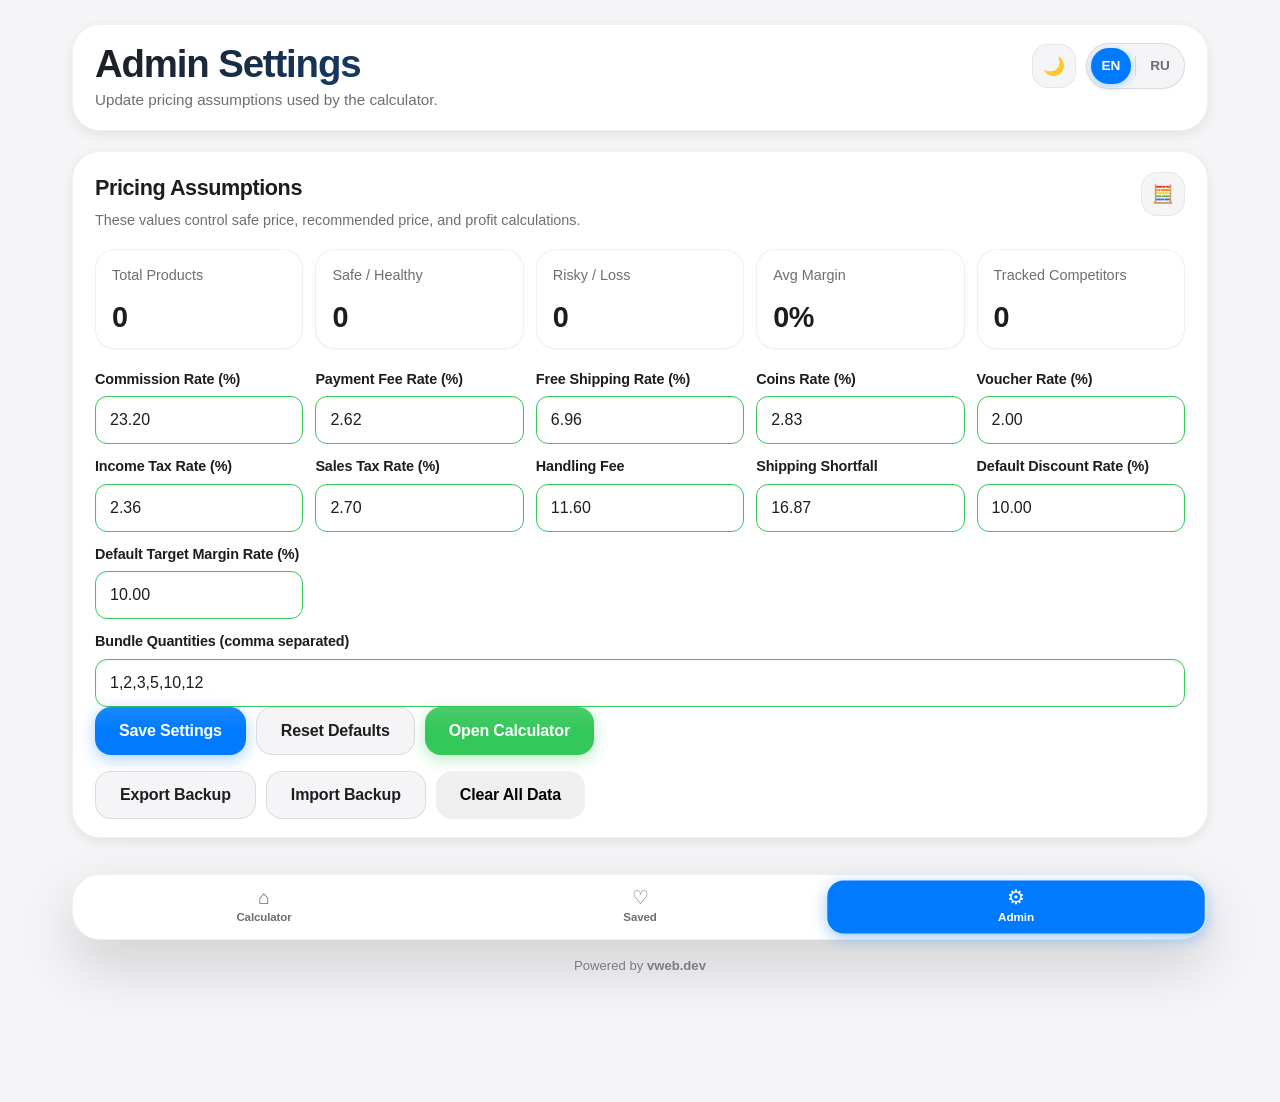
<file: admin.html>
<!DOCTYPE html>
<html lang="en" data-lang="en">
<head>
  <meta charset="UTF-8" />
  <meta name="viewport" content="width=device-width, initial-scale=1.0, maximum-scale=1.0, user-scalable=no" />
  <title>Daraz Listing Calculator Pro - Admin</title>
  <link rel="stylesheet" href="assets/css/app.css" />
</head>
<body>
  <div class="app-shell">
    <header class="topbar glass">
      <div class="topbar__left">
        <div class="brand-block">
          <h1 class="app-title">Admin Settings</h1>
          <p class="app-subtitle">
            Update pricing assumptions used by the calculator.
          </p>
        </div>
      </div>

      <div class="topbar__right">
        <button class="icon-btn" id="themeToggle" type="button" aria-label="Toggle theme" title="Switch theme">
          <span>🌙</span>
        </button>
        <button class="lang-toggle" id="langToggle" type="button" aria-label="Toggle language">
          <span class="lang-toggle__item lang-toggle__item--active">EN</span>
          <span class="lang-toggle__divider"></span>
          <span class="lang-toggle__item">RU</span>
        </button>
      </div>
    </header>

    <main class="main-content">
        <!-- ADMIN PANEL -->
      <section class="panel glass" id="adminSettingsPanel">
        <div class="panel__header">
          <div>
            <h2 class="panel__title">Pricing Assumptions</h2>
            <p class="panel__subtitle">
              These values control safe price, recommended price, and profit calculations.
            </p>
          </div>

          <div class="header-actions">
            <button class="icon-btn" type="button" id="toggleCalculationDetailsBtn" aria-label="Toggle calculation details" title="Show calculation breakdown">
              <span>🧮</span>
            </button>
          </div>
        </div>

        <div class="panel__body">
          <div class="admin-analytics-grid">
            <article class="metric-card glass-soft">
              <span class="metric-card__label">Total Products</span>
              <strong class="metric-card__value" id="adminTotalProducts">0</strong>
            </article>
            <article class="metric-card glass-soft">
              <span class="metric-card__label">Safe / Healthy</span>
              <strong class="metric-card__value" id="adminSafeProducts">0</strong>
            </article>
            <article class="metric-card glass-soft">
              <span class="metric-card__label">Risky / Loss</span>
              <strong class="metric-card__value" id="adminRiskyProducts">0</strong>
            </article>
            <article class="metric-card glass-soft">
              <span class="metric-card__label">Avg Margin</span>
              <strong class="metric-card__value" id="adminAverageMargin">0%</strong>
            </article>
            <article class="metric-card glass-soft">
              <span class="metric-card__label">Tracked Competitors</span>
              <strong class="metric-card__value" id="adminTotalCompetitors">0</strong>
            </article>
          </div>
          <div class="form-grid form-grid--main">
            <div class="field">
              <label for="commissionRateInput">Commission Rate (%)</label>
              <input id="commissionRateInput" type="number" inputmode="decimal" step="0.01" value="23.20" />
            </div>

            <div class="field">
              <label for="paymentFeeRateInput">Payment Fee Rate (%)</label>
              <input id="paymentFeeRateInput" type="number" inputmode="decimal" step="0.01" value="2.62" />
            </div>

            <div class="field">
              <label for="freeShippingRateInput">Free Shipping Rate (%)</label>
              <input id="freeShippingRateInput" type="number" inputmode="decimal" step="0.01" value="6.96" />
            </div>

            <div class="field">
              <label for="coinsRateInput">Coins Rate (%)</label>
              <input id="coinsRateInput" type="number" inputmode="decimal" step="0.01" value="2.83" />
            </div>

            <div class="field">
              <label for="voucherRateInput">Voucher Rate (%)</label>
              <input id="voucherRateInput" type="number" inputmode="decimal" step="0.01" value="2.00" />
            </div>

            <div class="field">
              <label for="incomeTaxRateInput">Income Tax Rate (%)</label>
              <input id="incomeTaxRateInput" type="number" inputmode="decimal" step="0.01" value="2.36" />
            </div>

            <div class="field">
              <label for="salesTaxRateInput">Sales Tax Rate (%)</label>
              <input id="salesTaxRateInput" type="number" inputmode="decimal" step="0.01" value="2.70" />
            </div>

            <div class="field">
              <label for="handlingFeeInput">Handling Fee</label>
              <input id="handlingFeeInput" type="number" inputmode="decimal" step="0.01" value="11.60" />
            </div>

            <div class="field">
              <label for="shippingShortfallInput">Shipping Shortfall</label>
              <input id="shippingShortfallInput" type="number" inputmode="decimal" step="0.01" value="16.87" />
            </div>

            <div class="field">
              <label for="defaultDiscountRateInput">Default Discount Rate (%)</label>
              <input id="defaultDiscountRateInput" type="number" inputmode="decimal" step="0.01" value="10.00" />
            </div>

            <div class="field">
              <label for="defaultTargetMarginRateInput">Default Target Margin Rate (%)</label>
              <input id="defaultTargetMarginRateInput" type="number" inputmode="decimal" step="0.01" value="10.00" />
            </div>

            <div class="field field--full">
              <label for="bundleQuantitiesInput">Bundle Quantities (comma separated)</label>
              <input
                id="bundleQuantitiesInput"
                type="text"
                placeholder="e.g. 1,2,3,5,10,12"
                value="1,2,3,5,10,12"
              />
            </div>
          </div>

          <div class="action-row">
            <button class="btn btn--primary" id="saveAdminSettingsBtn" type="button">Save Settings</button>
            <button class="btn btn--ghost" id="resetAdminSettingsBtn" type="button">Reset Defaults</button>
            <a href="index.html" class="btn btn--success">Open Calculator</a>
          </div>

          <div class="action-row" style="margin-top:16px; gap:10px; flex-wrap: wrap;">
            <button class="btn btn--ghost" id="adminExportBtn" type="button">Export Backup</button>
            <label class="btn btn--ghost" for="adminImportFileInput" title="Import full app backup">Import Backup</label>
            <input type="file" id="adminImportFileInput" accept=".json" style="display:none;" />
            <button class="btn btn--danger" id="adminClearDataBtn" type="button">Clear All Data</button>
          </div>
        </div>
      </section>

      <!-- CALCULATION DETAILS PANEL -->
      <section class="panel glass hidden" id="calculationDetailsPanel">
        <div class="panel__header">
          <div>
            <h2 class="panel__title">Backend Calculation Details</h2>
            <p class="panel__subtitle">
              Complete breakdown of all deductions, calculations, and profit analysis.
            </p>
          </div>

          <div class="header-actions">
            <button class="icon-btn" type="button" id="refreshCalculationDetailsBtn" aria-label="Refresh calculations" title="Refresh with current settings">
              <span>🔄</span>
            </button>
          </div>
        </div>

        <div class="panel__body">
          <!-- TEST CALCULATION INPUT -->
          <div class="calculation-test-section">
            <h3 class="calculation-section-title">Test Calculation</h3>
            <div class="form-grid form-grid--compact">
              <div class="field">
                <label for="testBuyingPriceInput">Buying Price</label>
                <input id="testBuyingPriceInput" type="number" inputmode="decimal" value="10" />
              </div>
              <div class="field">
                <label for="testPackagingCostInput">Packaging Cost</label>
                <input id="testPackagingCostInput" type="number" inputmode="decimal" value="0" />
              </div>
              <div class="field">
                <label for="testSellingPriceInput">Selling Price</label>
                <input id="testSellingPriceInput" type="number" inputmode="decimal" value="35" />
              </div>
            </div>
          </div>

          <!-- VARIABLE RATE BREAKDOWN -->
          <div class="calculation-breakdown-section">
            <h3 class="calculation-section-title">Variable Rate Breakdown</h3>
            <div class="calculation-breakdown-grid">
              <div class="calculation-item">
                <span class="calculation-label">Commission Rate</span>
                <span class="calculation-value" id="calcCommissionRate">23.20%</span>
              </div>
              <div class="calculation-item">
                <span class="calculation-label">Payment Fee Rate</span>
                <span class="calculation-value" id="calcPaymentFeeRate">2.62%</span>
              </div>
              <div class="calculation-item">
                <span class="calculation-label">Free Shipping Rate</span>
                <span class="calculation-value" id="calcFreeShippingRate">6.96%</span>
              </div>
              <div class="calculation-item">
                <span class="calculation-label">Coins Rate</span>
                <span class="calculation-value" id="calcCoinsRate">2.83%</span>
              </div>
              <div class="calculation-item">
                <span class="calculation-label">Voucher Rate</span>
                <span class="calculation-value" id="calcVoucherRate">2.00%</span>
              </div>
              <div class="calculation-item">
                <span class="calculation-label">Income Tax Rate</span>
                <span class="calculation-value" id="calcIncomeTaxRate">2.36%</span>
              </div>
              <div class="calculation-item">
                <span class="calculation-label">Sales Tax Rate</span>
                <span class="calculation-value" id="calcSalesTaxRate">2.70%</span>
              </div>
              <div class="calculation-item calculation-item--total">
                <span class="calculation-label">Total Variable Rate</span>
                <span class="calculation-value" id="calcTotalVariableRate">42.67%</span>
              </div>
            </div>
          </div>

          <!-- FIXED COSTS BREAKDOWN -->
          <div class="calculation-breakdown-section">
            <h3 class="calculation-section-title">Fixed Costs Breakdown</h3>
            <div class="calculation-breakdown-grid">
              <div class="calculation-item">
                <span class="calculation-label">Handling Fee</span>
                <span class="calculation-value" id="calcHandlingFee">PKR 11.60</span>
              </div>
              <div class="calculation-item">
                <span class="calculation-label">Shipping Shortfall</span>
                <span class="calculation-value" id="calcShippingShortfall">PKR 16.87</span>
              </div>
              <div class="calculation-item">
                <span class="calculation-label">Packaging Cost</span>
                <span class="calculation-value" id="calcPackagingCost">PKR 0.00</span>
              </div>
              <div class="calculation-item calculation-item--total">
                <span class="calculation-label">Total Fixed Costs</span>
                <span class="calculation-value" id="calcTotalFixedCosts">PKR 28.47</span>
              </div>
            </div>
          </div>

          <!-- PRICE CALCULATIONS -->
          <div class="calculation-breakdown-section">
            <h3 class="calculation-section-title">Price Calculations</h3>
            <div class="calculation-breakdown-grid">
              <div class="calculation-item">
                <span class="calculation-label">Buying Price</span>
                <span class="calculation-value" id="calcBuyingPrice">PKR 10.00</span>
              </div>
              <div class="calculation-item">
                <span class="calculation-label">Minimum Price Formula</span>
                <span class="calculation-formula" id="calcMinimumFormula">(10.00 + 28.47) / (1 - 0.4267) = 67.47</span>
              </div>
              <div class="calculation-item">
                <span class="calculation-label">Minimum Price</span>
                <span class="calculation-value" id="calcMinimumPrice">PKR 67.47</span>
              </div>
              <div class="calculation-item">
                <span class="calculation-label">Recommended Price</span>
                <span class="calculation-value" id="calcRecommendedPrice">PKR 0.00</span>
              </div>
              <div class="calculation-item">
                <span class="calculation-label">10% Discount-Safe Price</span>
                <span class="calculation-value" id="calcDiscountSafePrice">PKR 74.97</span>
              </div>
            </div>
          </div>

          <!-- PROFIT ANALYSIS -->
          <div class="calculation-breakdown-section">
            <h3 class="calculation-section-title">Profit Analysis</h3>
            <div class="calculation-breakdown-grid">
              <div class="calculation-item">
                <span class="calculation-label">Selling Price</span>
                <span class="calculation-value" id="calcSellingPrice">PKR 35.00</span>
              </div>
              <div class="calculation-item">
                <span class="calculation-label">Variable Deductions (42.67%)</span>
                <span class="calculation-value" id="calcVariableDeductions">PKR 14.93</span>
              </div>
              <div class="calculation-item">
                <span class="calculation-label">Fixed Costs</span>
                <span class="calculation-value" id="calcFixedCosts">PKR 28.47</span>
              </div>
              <div class="calculation-item">
                <span class="calculation-label">Total Costs</span>
                <span class="calculation-value" id="calcTotalCosts">PKR 53.40</span>
              </div>
              <div class="calculation-item calculation-item--total">
                <span class="calculation-label">Profit/Loss</span>
                <span class="calculation-value" id="calcProfitLoss">PKR -18.40</span>
              </div>
              <div class="calculation-item">
                <span class="calculation-label">Margin %</span>
                <span class="calculation-value" id="calcMarginPercent">-52.57%</span>
              </div>
            </div>
          </div>

          <!-- BUNDLE ANALYSIS -->
          <div class="calculation-breakdown-section">
            <h3 class="calculation-section-title">Bundle Analysis</h3>
            <div class="bundle-analysis-grid" id="bundleAnalysisGrid">
              <!-- Bundle scenarios will be populated here -->
            </div>
          </div>
        </div>
      </section>
    </main>

    <nav class="bottom-nav glass" aria-label="Bottom Navigation">
      <a href="index.html" class="bottom-nav__item">
        <span class="bottom-nav__icon">⌂</span>
        <span class="bottom-nav__label">Calculator</span>
      </a>

      <a href="saved.html" class="bottom-nav__item">
        <span class="bottom-nav__icon">♡</span>
        <span class="bottom-nav__label">Saved</span>
      </a>

      <a href="admin.html" class="bottom-nav__item bottom-nav__item--active">
        <span class="bottom-nav__icon">⚙</span>
        <span class="bottom-nav__label">Admin</span>
      </a>
    </nav>

    <footer class="app-footer">
      Powered by <strong>vweb.dev</strong>
    </footer>
  </div>

    <script src="assets/js/core.min.js"></script>
  <script src="assets/js/admin-app.js"></script>
</body>
</html>
</file>
<file: assets/css/app.css>
/* ============================================
   DARAZ CALCULATOR PRO - ENHANCED UI/UX
   ============================================ */

:root {
  /* Apple-inspired vibrant color palette - Light */
  --bg-primary: #ffffff;
  --bg-secondary: #f5f5f7;
  --bg-tertiary: #e8e8ed;
  --bg-card: rgba(255, 255, 255, 0.95);
  --bg-glass: rgba(255, 255, 255, 0.8);
  --bg-gradient: linear-gradient(135deg, #667eea 0%, #764ba2 100%);

  /* Accent colors */
  --accent-blue: #007aff;
  --accent-green: #34c759;
  --accent-orange: #ff9500;
  --accent-red: #ff3b30;
  --accent-purple: #af52de;
  --accent-pink: #ff2d55;
  --accent-indigo: #5856d6;

  /* Text colors */
  --text-primary: #1d1d1f;
  --text-secondary: #6e6e73;
  --text-tertiary: #86868b;
  --text-inverse: #ffffff;

  /* UI variables */
  --border-light: rgba(0, 0, 0, 0.06);
  --border-medium: rgba(0, 0, 0, 0.1);
  --shadow-sm: 0 1px 2px rgba(0,0,0,0.04);
  --shadow-md: 0 4px 12px rgba(0,0,0,0.08);
  --shadow-lg: 0 12px 40px rgba(0,0,0,0.12);
  --shadow-xl: 0 24px 60px rgba(0,0,0,0.16);
  --shadow-glow: 0 0 30px rgba(0,122,255,0.2);
  --success: #34c759;
  --error: #ff3b30;
  --warning: #ff9500;
  --muted: #86868b;
  --muted-2: #a1a1a6;
  --line: rgba(0,0,0,0.08);
  --line-strong: rgba(0,0,0,0.12);

  /* Radius */
  --radius-sm: 8px;
  --radius-md: 12px;
  --radius-lg: 16px;
  --radius-xl: 20px;
  --radius-2xl: 28px;
  --radius-full: 9999px;

  /* Transitions */
  --transition-fast: 0.15s cubic-bezier(0.4, 0, 0.2, 1);
  --transition-normal: 0.25s cubic-bezier(0.4, 0, 0.2, 1);
  --transition-slow: 0.4s cubic-bezier(0.4, 0, 0.2, 1);

  --container: 480px;
  --nav-h: 80px;
}

/* Dark Mode */
[data-theme="dark"],
.dark {
  --bg-primary: #000000;
  --bg-secondary: #1c1c1e;
  --bg-tertiary: #2c2c2e;
  --bg-card: rgba(28, 28, 30, 0.95);
  --bg-glass: rgba(28, 28, 30, 0.8);
  --bg-gradient: linear-gradient(135deg, #1a1a2e 0%, #16213e 100%);
  --text-primary: #ffffff;
  --text-secondary: #98989d;
  --text-tertiary: #636366;
  --border-light: rgba(255, 255, 255, 0.06);
  --border-medium: rgba(255, 255, 255, 0.1);
  --shadow-sm: 0 1px 2px rgba(0,0,0,0.3);
  --shadow-md: 0 4px 12px rgba(0,0,0,0.4);
  --shadow-lg: 0 12px 40px rgba(0,0,0,0.5);
  --shadow-xl: 0 24px 60px rgba(0,0,0,0.6);
  --muted: #636366;
  --muted-2: #48484a;
  --line: rgba(255,255,255,0.08);
  --line-strong: rgba(255,255,255,0.12);
}

/* Base */
*,*::before,*::after{box-sizing:border-box;-webkit-tap-highlight-color:transparent}
html{scroll-behavior:smooth}
html,body{margin:0;padding:0}
body{min-height:100vh;font-family:-apple-system,BlinkMacSystemFont,"SF Pro Display","SF Pro Text","Helvetica Neue",Helvetica,Arial,sans-serif;color:var(--text-primary);background:var(--bg-secondary);line-height:1.5;-webkit-font-smoothing:antialiased;-moz-osx-font-smoothing:grayscale}
img{max-width:100%;display:block}
button,input,select,textarea{font:inherit}
button{cursor:pointer;border:none}
a{color:inherit;text-decoration:none}

/* App Shell */
.app-shell{width:100%;max-width:var(--container);margin:0 auto;padding:16px 14px calc(var(--nav-h) + 26px)}

/* Glass Effect */
.glass{background:var(--bg-card);border:1px solid var(--border-light);backdrop-filter:blur(20px);-webkit-backdrop-filter:blur(20px);box-shadow:var(--shadow-md);border-radius:var(--radius-xl)}
.glass-soft{background:var(--bg-primary);border:1px solid var(--border-light);box-shadow:var(--shadow-sm);border-radius:var(--radius-lg)}

/* Topbar */
.topbar{position:sticky;top:16px;z-index:40;border-radius:var(--radius-2xl);padding:20px;margin-bottom:20px;background:var(--bg-primary);border:1px solid var(--border-light);box-shadow:var(--shadow-md);backdrop-filter:blur(20px);-webkit-backdrop-filter:blur(20px);transition:var(--transition-normal)}
.topbar:hover{box-shadow:var(--shadow-lg)}
.topbar{display:flex;align-items:flex-start;justify-content:space-between;gap:18px}
.topbar__left{flex:1;min-width:0}
.topbar__right{display:flex;gap:10px;align-items:center}

/* Brand */
.brand-block{display:flex;flex-direction:column;gap:4px}
.app-title{margin:0;font-size:clamp(1.8rem,5vw,2.4rem);line-height:1.1;font-weight:700;letter-spacing:-0.03em;background:linear-gradient(135deg,var(--text-primary) 0%,var(--accent-blue) 100%);-webkit-background-clip:text;-webkit-text-fill-color:transparent;background-clip:text}
.app-subtitle{margin:0;color:var(--text-secondary);font-size:0.95rem;line-height:1.5;font-weight:400}

/* Language Toggle */
.lang-toggle{display:inline-flex;align-items:center;gap:4px;padding:4px;border-radius:var(--radius-full);border:1px solid var(--border-medium);background:var(--bg-secondary);color:var(--text-primary);box-shadow:var(--shadow-sm);transition:var(--transition-normal)}
.lang-toggle:hover{background:var(--bg-tertiary);border-color:var(--border-light);transform:scale(1.02)}
.lang-toggle__item{min-width:40px;height:36px;display:inline-flex;align-items:center;justify-content:center;border-radius:var(--radius-full);color:var(--text-secondary);font-weight:600;font-size:0.85rem;transition:var(--transition-fast)}
.lang-toggle__item--active{color:var(--text-inverse);background:var(--accent-blue);box-shadow:0 2px 8px rgba(0,122,255,0.3)}
.lang-toggle__divider{width:1px;height:20px;background:var(--border-medium)}

/* Icon Button */
.icon-btn{width:44px;height:44px;border-radius:var(--radius-lg);background:var(--bg-secondary);color:var(--text-secondary);border:1px solid var(--border-light);display:flex;align-items:center;justify-content:center;transition:var(--transition-fast);font-size:1.1rem}
.icon-btn:hover{background:var(--bg-tertiary);color:var(--text-primary);transform:scale(1.05)}
.icon-btn:active{transform:scale(0.95)}

/* Main Content */
.main-content{display:flex;flex-direction:column;gap:14px}

/* Panel */
.panel{border-radius:var(--radius-2xl);overflow:hidden;margin-bottom:14px;animation:fadeInUp 0.4s ease-out backwards}
.panel:nth-child(1){animation-delay:0s}
.panel:nth-child(2){animation-delay:0.1s}
.panel:nth-child(3){animation-delay:0.2s}
.panel:nth-child(4){animation-delay:0.3s}
.panel:nth-child(5){animation-delay:0.4s}

@keyframes fadeInUp{from{opacity:0;transform:translateY(20px)}to{opacity:1;transform:translateY(0)}}

.panel__header{display:flex;align-items:flex-start;justify-content:space-between;gap:12px;padding:20px 20px 0}
.panel__title{margin:0;font-size:1.35rem;font-weight:700;letter-spacing:-0.02em;color:var(--text-primary)}
.panel__subtitle{margin:6px 0 0;color:var(--text-secondary);font-size:0.9rem;line-height:1.4;font-weight:400}
.panel__body{padding:18px}

/* Welcome Banner */
.welcome-banner{margin-bottom:24px;border-radius:var(--radius-2xl);overflow:hidden;animation:slideDown 0.5s ease-out}
.welcome-banner__content{display:flex;align-items:center;gap:16px;padding:20px;background:linear-gradient(135deg,var(--accent-purple) 0%,var(--accent-blue) 100%);color:white}
.welcome-banner__icon{font-size:2rem;opacity:0.9}
.welcome-banner__text{flex:1}
.welcome-banner__text h3{margin:0 0 8px;font-size:1.15rem;font-weight:600}
.welcome-banner__text p{margin:0;font-size:0.9rem;line-height:1.5;opacity:0.9}
.welcome-banner__close{width:36px;height:36px;border:none;border-radius:var(--radius-md);background:rgba(255,255,255,0.2);color:white;font-size:1.2rem;cursor:pointer;transition:var(--transition-fast);display:flex;align-items:center;justify-content:center}
.welcome-banner__close:hover{background:rgba(255,255,255,0.3);transform:scale(1.1)}
@keyframes slideDown{from{opacity:0;transform:translateY(-20px)}to{opacity:1;transform:translateY(0)}}
.welcome-banner--hidden{display:none}

/* Hero Status */
.hero-status{background:linear-gradient(135deg,var(--accent-indigo) 0%,var(--accent-purple) 100%);border-color:rgba(255,255,255,0.15);color:white;padding:24px;border-radius:var(--radius-2xl);margin:0 0 16px;position:relative;overflow:hidden}
.hero-status::before{content:'';position:absolute;top:-50%;right:-50%;width:100%;height:200%;background:radial-gradient(circle,rgba(255,255,255,0.1) 0%,transparent 60%);pointer-events:none}
.hero-status__top{display:flex;align-items:center;justify-content:space-between;gap:12px;margin-bottom:16px}
.hero-status__label{margin:0;color:rgba(255,255,255,0.8);font-size:0.8rem;font-weight:600;letter-spacing:0.08em;text-transform:uppercase}
.hero-status__body{margin-bottom:16px}
.hero-status__metric{display:flex;flex-direction:column;gap:4px}
.hero-status__metric-label{color:rgba(255,255,255,0.9);font-size:0.95rem;font-weight:500}
.hero-status__metric-value{font-size:clamp(2.2rem,7vw,3rem);line-height:1;font-weight:800;color:white;letter-spacing:-0.02em;text-shadow:0 2px 10px rgba(0,0,0,0.2)}
.hero-status__recommendation{margin-bottom:14px;font-size:1rem;line-height:1.4;color:white;font-weight:600}
.hero-status__why{border-top:1px solid rgba(255,255,255,0.2);padding-top:14px}
.why-list{margin:0;padding-left:18px;color:rgba(255,255,255,0.9);font-size:0.9rem;line-height:1.6}

/* Badge */
.badge{display:inline-flex;align-items:center;justify-content:center;min-height:30px;padding:6px 12px;border-radius:var(--radius-md);font-size:0.8rem;font-weight:600;border:1px solid transparent;white-space:nowrap;transition:var(--transition-fast)}
.badge--neutral{background:var(--bg-tertiary);color:var(--text-secondary);border-color:var(--border-medium)}
.badge--success{background:rgba(52,199,89,0.15);color:var(--success);border-color:rgba(52,199,89,0.25)}
.badge--warning{background:rgba(255,149,0,0.15);color:var(--warning);border-color:rgba(255,149,0,0.25)}
.badge--danger{background:rgba(255,59,48,0.15);color:var(--error);border-color:rgba(255,59,48,0.25)}
.badge:hover{transform:scale(1.05)}

/* Buttons */
.btn{min-height:48px;border:none;border-radius:var(--radius-lg);padding:0 24px;font-weight:600;letter-spacing:-0.01em;transition:var(--transition-normal);cursor:pointer;position:relative;overflow:hidden;display:inline-flex;align-items:center;justify-content:center;gap:8px}
.btn:active{transform:scale(0.97)}
.btn::before{content:'';position:absolute;inset:0;background:linear-gradient(180deg,rgba(255,255,255,0.1) 0%,transparent 50%);pointer-events:none}
.btn--primary{color:white;background:var(--accent-blue);box-shadow:0 4px 16px rgba(0,122,255,0.35)}
.btn--primary:hover{background:#0066d6;box-shadow:0 6px 24px rgba(0,122,255,0.45);transform:translateY(-1px)}
.btn--success{color:white;background:var(--accent-green);box-shadow:0 4px 16px rgba(52,199,89,0.35)}
.btn--success:hover{background:#2db44e;box-shadow:0 6px 24px rgba(52,199,89,0.45);transform:translateY(-1px)}
.btn--ghost{color:var(--text-primary);background:var(--bg-secondary);border:1px solid var(--border-medium)}
.btn--ghost:hover{background:var(--bg-tertiary);border-color:var(--border-light)}
.btn--loading{pointer-events:none}
.btn--loading::after{content:'';position:absolute;top:50%;left:50%;width:18px;height:18px;margin:-9px 0 0 -9px;border:2px solid rgba(255,255,255,0.3);border-top-color:white;border-radius:50%;animation:spin 0.8s linear infinite}
@keyframes spin{0%{transform:rotate(0deg)}100%{transform:rotate(360deg)}}

/* Chip Button */
.chip-btn{min-height:44px;min-width:72px;padding:0 16px;border-radius:var(--radius-full);border:1px solid var(--border-light);color:var(--text-primary);background:var(--bg-secondary);font-weight:600;font-size:0.9rem;transition:var(--transition-fast)}
.chip-btn:hover{background:var(--bg-tertiary);border-color:var(--accent-blue);color:var(--accent-blue)}
.chip-btn:active{transform:scale(0.95)}

/* Quick Step Row */
.quick-step-row{display:flex;flex-wrap:wrap;gap:10px;margin-top:14px}
.assumptions-link{margin-top:14px;padding:0;border:none;background:none;color:var(--muted);font-size:0.9rem;text-align:left;cursor:pointer;transition:var(--transition-fast)}
.assumptions-link:hover{color:var(--accent-blue)}
.assumptions-box{margin-top:16px;border-radius:var(--radius-xl);padding:18px;background:var(--bg-secondary);border:1px solid var(--border-light);animation:fadeInUp 0.3s ease-out}
.assumptions-grid{display:grid;grid-template-columns:1fr 1fr;gap:10px}
.assumption-item{display:flex;flex-direction:column;gap:4px;padding:10px;background:var(--bg-primary);border-radius:var(--radius-md);border:1px solid var(--border-light)}
.assumption-item span{color:var(--muted);font-size:0.85rem}
.assumption-item strong{font-size:1rem;font-weight:600;color:var(--text-primary)}

/* Form Grid */
.form-grid{display:grid;gap:12px}
.form-grid--main{grid-template-columns:1fr 1fr}
.form-grid--compact{grid-template-columns:repeat(auto-fit,minmax(140px,1fr));gap:10px}
.field{display:flex;flex-direction:column;gap:6px}
.field--full{grid-column:1/-1}
.field label{color:var(--text-primary);font-weight:600;font-size:0.9rem;letter-spacing:-0.01em}

/* Input */
input,select,textarea{width:100%;min-height:48px;border-radius:var(--radius-md);border:1px solid var(--border-medium);background:var(--bg-primary);color:var(--text-primary);padding:0 14px;box-shadow:inset 0 1px 3px rgba(0,0,0,0.04);transition:var(--transition-fast)}
input:focus,select:focus,textarea:focus{outline:none;border-color:var(--accent-blue);box-shadow:0 0 0 3px rgba(0,122,255,0.15),inset 0 1px 3px rgba(0,0,0,0.04)}
input:invalid,select:invalid,textarea:invalid{border-color:var(--error);box-shadow:0 0 0 3px rgba(255,59,48,0.1)}
input:valid,select:valid,textarea:valid{border-color:var(--success)}
.field--error input{border-color:var(--error);box-shadow:0 0 0 3px rgba(255,59,48,0.1)}
.field--success input{border-color:var(--success);box-shadow:0 0 0 3px rgba(52,199,89,0.1)}
.field-hint{font-size:0.8rem;color:var(--muted);margin-top:4px;font-weight:500}
.field-hint--error{color:var(--error)}
.field-hint--success{color:var(--success)}

/* Input with Actions */
.input-with-actions,.input-with-hint{position:relative;display:flex;align-items:center}
.input-with-actions input{padding-right:52px}
.copy-btn{position:absolute;right:8px;top:50%;transform:translateY(-50%);min-height:40px;width:40px;border-radius:var(--radius-md);border:1px solid var(--border-medium);background:var(--bg-secondary);color:var(--muted);font-size:1.1rem;display:flex;align-items:center;justify-content:center;transition:var(--transition-fast)}
.copy-btn:hover{background:var(--accent-blue);color:white;border-color:var(--accent-blue);transform:translateY(-50%) scale(1.05)}
.copy-btn:active{transform:translateY(-50%) scale(0.95)}

/* Metric Grid */
.metric-grid{display:grid;grid-template-columns:1fr 1fr;gap:12px}
.metric-card{border-radius:var(--radius-xl);padding:18px;min-height:120px;display:flex;flex-direction:column;justify-content:space-between;background:var(--bg-primary);border:1px solid var(--border-light);transition:var(--transition-normal)}
.metric-card:hover{transform:translateY(-2px);box-shadow:var(--shadow-lg);border-color:var(--accent-blue)}
.metric-card__label{color:var(--text-secondary);font-size:0.9rem;line-height:1.3;font-weight:500}
.metric-card__value{font-size:1.8rem;line-height:1;font-weight:700;color:var(--text-primary);letter-spacing:-0.02em}
.metric-card__value--small{font-size:1.1rem;line-height:1.3}

/* Advisor Panel */
.advisor-panel{padding:16px}
.advisor-panel .advisor-grid{display:grid;grid-template-columns:repeat(3,minmax(0,1fr));gap:10px}
.advisor-panel .metric-card{padding:12px;min-height:auto;justify-content:flex-start}
.advisor-panel .metric-card__label{font-size:0.78rem;margin-bottom:4px}
.advisor-panel .metric-card__value{font-size:1rem}

/* Result Groups */
.result-groups{display:flex;flex-direction:column;gap:20px}
.result-group__title{margin:0 0 12px;color:var(--text-secondary);font-size:0.8rem;font-weight:600;text-transform:uppercase;letter-spacing:0.06em}

/* Recent Card */
.recent-card{border-radius:var(--radius-xl);padding:18px;background:var(--bg-primary);border:1px solid var(--border-light);transition:var(--transition-normal);cursor:pointer}
.recent-card:hover{transform:translateY(-2px);box-shadow:var(--shadow-lg);border-color:var(--accent-blue)}
.recent-card__top{display:flex;align-items:center;justify-content:space-between;gap:12px;margin-bottom:10px}
.recent-card__name{font-size:1rem;font-weight:600;color:var(--text-primary);letter-spacing:-0.01em}
.recent-card__meta{margin-bottom:10px;display:grid;grid-template-columns:1fr 1fr;gap:10px;color:var(--text-secondary);font-size:0.85rem}
.recent-card__note{margin:0;color:var(--text-secondary);font-size:0.9rem;line-height:1.4}

/* Bundle Panel */
.bundle-panel{margin-top:20px}
.bundle-controls{display:flex;flex-direction:column;gap:14px;margin-bottom:20px}
.bundle-input-group{display:flex;flex-direction:column;gap:6px}
.bundle-input-group label{font-size:0.85rem;font-weight:600;color:var(--text-secondary)}
.bundle-quick-actions{display:flex;gap:8px;flex-wrap:wrap}
.bundle-results{display:grid;grid-template-columns:repeat(auto-fit,minmax(180px,1fr));gap:12px;margin-bottom:20px}
.bundle-scenario{border-radius:var(--radius-xl);padding:18px;background:var(--bg-primary);border:1px solid var(--border-light);transition:var(--transition-normal);cursor:pointer}
.bundle-scenario:hover{transform:translateY(-3px);box-shadow:var(--shadow-lg);border-color:var(--accent-blue)}
.bundle-scenario__header{display:flex;align-items:center;justify-content:space-between;margin-bottom:8px}
.bundle-scenario__qty{font-size:1rem;font-weight:600;color:var(--text-primary)}
.bundle-scenario__profit{font-size:0.95rem;font-weight:700;color:var(--success)}
.bundle-scenario__details{display:flex;flex-direction:column;gap:4px}
.bundle-scenario__price{font-size:1.1rem;font-weight:600;color:var(--text-primary)}
.bundle-scenario__per-piece{font-size:0.85rem;color:var(--text-secondary)}
.bundle-insight{display:flex;align-items:flex-start;gap:14px;padding:18px;border-radius:var(--radius-xl);background:linear-gradient(135deg,var(--accent-blue) 0%,var(--accent-purple) 100%);color:white}
.bundle-insight__icon{font-size:1.3rem;opacity:0.9}
.bundle-insight__content h4{margin:0 0 6px;font-size:1rem;font-weight:600}
.bundle-insight__content p{margin:0;font-size:0.9rem;line-height:1.4;opacity:0.9}
.bundle-current-status{display:grid;grid-template-columns:1fr 1fr;gap:10px;margin-bottom:16px;padding:14px;background:var(--bg-tertiary);border-radius:var(--radius-lg);border:1px solid var(--border-light)}
.bundle-current-status .metric-card{padding:10px;margin:0;min-height:auto}
.bundle-current-status .metric-card__label{font-size:0.75rem;margin-bottom:2px}
.bundle-current-status .metric-card__value{font-size:0.95rem}

/* Chart */
.chart-grid{display:grid;grid-template-columns:1fr;gap:10px}
.chart-card{border-radius:var(--radius-xl);padding:16px;background:var(--bg-primary);border:1px solid var(--border-light)}
.chart-card__header h3{margin:0 0 10px;font-size:0.95rem;font-weight:600}
.chart-bar{display:grid;grid-template-columns:90px 1fr 50px;align-items:center;gap:8px;margin-bottom:10px}
.chart-bar__label{color:var(--muted);font-size:0.8rem;line-height:1.3}
.chart-bar__track{width:100%;height:10px;border-radius:var(--radius-full);background:var(--bg-tertiary);overflow:hidden}
.chart-bar__fill{height:100%;border-radius:var(--radius-full);transition:width 0.8s ease-out}
.chart-bar__fill--positive{background:linear-gradient(90deg,#34c759,#30d158)}
.chart-bar__fill--negative{background:linear-gradient(90deg,#ff6b6b,#ff5252)}
.chart-bar__fill--revenue{background:linear-gradient(90deg,#007aff,#5856d6)}
.chart-bar__value{text-align:right;font-size:0.8rem;color:var(--muted);font-weight:600}

/* Report Preview */
.report-preview{border-radius:var(--radius-xl);overflow:hidden;background:var(--bg-primary);border:1px solid var(--border-light)}
.report-preview__row{display:grid;grid-template-columns:1.5fr 1fr 1fr .8fr;gap:8px;align-items:center;padding:12px 14px;border-bottom:1px solid var(--line);font-size:0.85rem}
.report-preview__row:last-child{border-bottom:none}
.report-preview__row--head{color:var(--muted);font-size:0.75rem;font-weight:700;text-transform:uppercase;letter-spacing:0.1em;background:var(--bg-secondary)}
.text-success{color:var(--success);font-weight:600}
.text-danger{color:var(--error);font-weight:600}

/* Footer */
.app-footer{text-align:center;color:var(--muted);font-size:0.82rem;padding:16px 0 6px}

/* Bottom Nav */
.bottom-nav{position:fixed;left:50%;transform:translateX(-50%);bottom:16px;width:min(calc(100% - 32px),calc(var(--container) - 32px));z-index:60;display:grid;grid-template-columns:repeat(3,1fr);gap:6px;border-radius:var(--radius-2xl);padding:6px;background:var(--bg-primary);border:1px solid var(--border-light);box-shadow:var(--shadow-xl);backdrop-filter:blur(20px);-webkit-backdrop-filter:blur(20px)}
.bottom-nav__item{min-height:52px;display:flex;flex-direction:column;align-items:center;justify-content:center;gap:2px;border-radius:var(--radius-lg);color:var(--text-secondary);transition:var(--transition-fast);text-decoration:none}
.bottom-nav__item:hover{background:var(--bg-secondary)}
.bottom-nav__item--active{background:var(--accent-blue);color:white;box-shadow:0 4px 16px rgba(0,122,255,0.4);transform:scale(1.02)}
.bottom-nav__icon{font-size:1.2rem;line-height:1}
.bottom-nav__label{font-size:0.72rem;font-weight:600;letter-spacing:-0.01em}

/* Modal */
.modal-backdrop{position:fixed;inset:0;z-index:120;background:rgba(0,0,0,0.6);backdrop-filter:blur(8px);-webkit-backdrop-filter:blur(8px);display:flex;align-items:center;justify-content:center;padding:20px;animation:fadeIn 0.2s ease-out}
@keyframes fadeIn{from{opacity:0}to{opacity:1}}
.modal-panel{width:100%;max-width:520px;border-radius:var(--radius-2xl);overflow:hidden;background:var(--bg-primary);border:1px solid var(--border-light);box-shadow:var(--shadow-xl);animation:slideUp 0.3s ease-out}
@keyframes slideUp{from{opacity:0;transform:translateY(30px)}to{opacity:1;transform:translateY(0)}}
.modal-panel .panel__header{padding:20px 20px 0}
.modal-panel .panel__body{padding:20px}
.action-row{display:flex;gap:10px;flex-wrap:wrap}

/* Toast */
.toast-container{position:fixed;top:20px;left:50%;transform:translateX(-50%);z-index:11000;display:flex;flex-direction:column;gap:8px;width:min(calc(100% - 32px),380px);pointer-events:none}
.toast{pointer-events:auto;border-radius:var(--radius-xl);padding:14px 18px;font-weight:600;display:flex;align-items:center;justify-content:space-between;gap:12px;border:1px solid transparent;box-shadow:var(--shadow-lg);animation:toastIn 0.3s ease}
@keyframes toastIn{from{opacity:0;transform:translate(-50%,-15px)}to{opacity:1;transform:translateX(-50%)}}
.toast--success{background:rgba(52,199,89,0.95);color:#021a0a}
.toast--error{background:rgba(255,59,48,0.95);color:#fff}
.toast--warning{background:rgba(255,149,0,0.95);color:#1a0f00}
.toast--info{background:rgba(0,122,255,0.95);color:#fff}
.toast__close{border:none;background:transparent;color:inherit;font-size:1.2rem;line-height:1;cursor:pointer;opacity:0.7;transition:var(--transition-fast)}
.toast__close:hover{opacity:1}
.toast--hiding{animation:toastOut 0.3s ease forwards}
@keyframes toastOut{to{opacity:0;transform:translate(-50%,-10px)}}

/* FAB */
.fab-container{position:fixed;bottom:100px;right:20px;z-index:50}
.fab{width:56px;height:56px;border-radius:50%;background:var(--accent-blue);border:none;color:white;display:flex;align-items:center;justify-content:center;cursor:pointer;box-shadow:var(--shadow-lg);transition:var(--transition-normal)}
.fab:hover{transform:scale(1.1);box-shadow:0 8px 30px rgba(0,122,255,0.5)}
.fab__icon{font-size:1.5rem;transition:var(--transition-normal)}
.fab-container--open .fab__icon{transform:rotate(45deg)}
.fab-menu{position:absolute;bottom:70px;right:0;display:flex;flex-direction:column;gap:8px;opacity:0;transform:translateY(20px) scale(0.9);pointer-events:none;transition:var(--transition-normal)}
.fab-container--open .fab-menu{opacity:1;transform:translateY(0) scale(1);pointer-events:auto}
.fab-item{width:48px;height:48px;border-radius:var(--radius-lg);background:var(--bg-primary);border:1px solid var(--border-light);color:var(--text-primary);display:flex;flex-direction:column;align-items:center;justify-content:center;gap:2px;cursor:pointer;box-shadow:var(--shadow-md);opacity:0;transform:translateY(10px);transition:var(--transition-fast)}
.fab-container--open .fab-item{opacity:1;transform:translateY(0)}
.fab-container--open .fab-item:nth-child(1){transition-delay:0.05s}
.fab-container--open .fab-item:nth-child(2){transition-delay:0.1s}
.fab-container--open .fab-item:nth-child(3){transition-delay:0.15s}
.fab-item:hover{transform:translateY(-3px);box-shadow:var(--shadow-lg);background:var(--bg-secondary)}
.fab-item__icon{font-size:1.2rem}
.fab-item__label{font-size:0.65rem;font-weight:600;text-transform:uppercase}

/* Calculation Details */
.calculation-test-section,.calculation-breakdown-section{margin-bottom:24px;padding:18px;border-radius:var(--radius-xl);background:var(--bg-secondary);border:1px solid var(--border-light)}
.calculation-section-title{margin:0 0 14px;font-size:1.1rem;font-weight:600;color:var(--text-primary);border-bottom:2px solid var(--accent-blue);padding-bottom:8px}
.calculation-breakdown-grid{display:grid;grid-template-columns:1fr 1fr;gap:10px}
.calculation-item{display:flex;justify-content:space-between;align-items:center;padding:12px 14px;border-radius:var(--radius-lg);background:var(--bg-primary);border:1px solid var(--border-light);transition:var(--transition-fast)}
.calculation-item:hover{transform:translateY(-1px);box-shadow:var(--shadow-md)}
.calculation-item--total{background:linear-gradient(135deg,var(--accent-blue) 0%,var(--accent-purple) 100%);color:white;border:none;font-weight:600}
.calculation-item--total .calculation-label,.calculation-item--total .calculation-value{color:white}
.calculation-label{font-size:0.85rem;color:var(--text-secondary);font-weight:500}
.calculation-value{font-size:0.95rem;font-weight:600;color:var(--text-primary);font-family:'SF Mono','Monaco','Inconsolata','Roboto Mono',monospace}
.calculation-formula{font-size:0.8rem;color:var(--text-tertiary);font-family:monospace;font-style:italic}
.bundle-analysis-grid{display:grid;grid-template-columns:repeat(auto-fit,minmax(220px,1fr));gap:12px}
.bundle-analysis-item{padding:14px;border-radius:var(--radius-lg);background:var(--bg-primary);border:1px solid var(--border-light);transition:var(--transition-fast)}
.bundle-analysis-item:hover{transform:translateY(-2px);box-shadow:var(--shadow-md)}
.bundle-analysis-header{display:flex;justify-content:space-between;align-items:center;margin-bottom:10px;padding-bottom:8px;border-bottom:1px solid var(--border-light)}
.bundle-analysis-qty{font-size:1rem;font-weight:600;color:var(--text-primary)}
.bundle-analysis-profit{font-size:0.95rem;font-weight:700;color:var(--success)}
.bundle-analysis-details{display:grid;grid-template-columns:1fr 1fr;gap:6px;font-size:0.85rem}
.bundle-analysis-detail{display:flex;justify-content:space-between}
.bundle-analysis-label{color:var(--text-secondary)}
.bundle-analysis-value{font-weight:600;color:var(--text-primary);font-family:monospace}
.header-actions{display:flex;gap:8px;align-items:center}

/* Admin Analytics Grid */
.admin-analytics-grid{display:grid;grid-template-columns:repeat(auto-fit,minmax(150px,1fr));gap:12px;margin-bottom:20px}
.admin-analytics-grid .metric-card{min-height:100px;padding:16px}

/* Competitor Watchlist */
.competitor-watchlist{display:flex;flex-direction:column;gap:10px}
.competitor-item{border-radius:var(--radius-lg);padding:14px;background:var(--bg-secondary);border:1px solid var(--border-light);display:flex;align-items:center;justify-content:space-between;gap:12px}
.competitor-item__info{flex:1;min-width:0}
.competitor-item__name{font-weight:600;color:var(--text-primary);margin-bottom:4px;font-size:0.95rem}
.competitor-item__details{font-size:0.85rem;color:var(--text-secondary)}
.competitor-item__actions{display:flex;gap:8px}

/* Saved Products List */
.recent-products-list{display:flex;flex-direction:column;gap:10px}
.saved-product-card{border-radius:var(--radius-xl);padding:16px;background:var(--bg-primary);border:1px solid var(--border-light);transition:var(--transition-fast);cursor:pointer}
.saved-product-card:hover{transform:translateY(-2px);box-shadow:var(--shadow-lg);border-color:var(--accent-blue)}
.saved-product-card__header{display:flex;justify-content:space-between;align-items:flex-start;gap:12px;margin-bottom:10px}
.saved-product-card__name{font-weight:600;color:var(--text-primary);font-size:1rem}
.saved-product-card__meta{display:grid;grid-template-columns:1fr 1fr;gap:8px;margin-bottom:10px;font-size:0.85rem;color:var(--text-secondary)}
.saved-product-card__footer{display:flex;justify-content:space-between;align-items:center;padding-top:10px;border-top:1px solid var(--border-light)}

/* Responsive */
@media (min-width:560px) {
  .app-shell{padding-left:18px;padding-right:18px}
  .topbar{padding:18px 22px}
  .chart-grid{grid-template-columns:1fr 1fr}
}

@media (min-width:760px) {
  :root{--container:1080px}
  .app-shell{padding-bottom:32px}
  .main-content{gap:16px}
  .topbar{position:static}
  .bottom-nav{position:static;transform:none;width:100%;margin-top:16px}
  .metric-grid{grid-template-columns:repeat(4,1fr)}
  .form-grid--main{grid-template-columns:repeat(4,1fr)}
  .field--full{grid-column:1/-1}
  .panel__body,.panel__header,.hero-status{padding-left:22px;padding-right:22px}
  .recent-products-list{grid-template-columns:1fr 1fr}
}

@media (max-width:480px) {
  .fab-container{display:none}
  .bundle-results{grid-template-columns:1fr}
  .metric-grid{grid-template-columns:1fr}
  .form-grid--main{grid-template-columns:1fr}
  .hero-modes-comparison,.pricing-modes-comparison{grid-template-columns:1fr}
  .profit-comparison-grid{grid-template-columns:1fr 1fr}
  .app-title{font-size:1.6rem}
}

/* Print */
@media print {
  body{background:#fff;color:#111}
  .app-shell{max-width:none;padding:0}
  .glass,.glass-soft,.panel,.hero-status,.metric-card,.chart-card,.recent-card,.report-preview{background:#fff!important;border:1px solid #d9dee8!important;box-shadow:none!important;backdrop-filter:none!important;-webkit-backdrop-filter:none!important;color:#111!important}
  .topbar,.bottom-nav,.btn,.lang-toggle,.icon-btn,.assumptions-link,.fab-container{display:none!important}
  .app-title,.panel__title,.hero-status__metric-value,.metric-card__value,.recent-card__name{color:#111!important}
  .app-subtitle,.panel__subtitle,.metric-card__label,.recent-card__meta,.recent-card__note,.why-list,.chart-bar__label,.chart-bar__value,.app-footer{color:#4b5563!important}
  .chart-bar__track{background:#e7eaf0!important}
  .badge{border:1px solid #d9dee8!important;color:#111!important;background:#f6f7fb!important}
  .report-preview__row--head{color:#374151!important}
  input,select,textarea{border:1px solid #d9dee8!important;color:#111!important;background:#fff!important}
}

/* Hidden utility */
.hidden{display:none!important}

/* Text link */
.text-link{color:#dbe6ff;font-weight:600;font-size:0.9rem}

/* Pricing Mode Comparison */
.pricing-modes-comparison,.pricing-results-comparison{display:grid;grid-template-columns:1fr 1fr;gap:16px;margin-bottom:16px}
.pricing-mode-column,.pricing-result-column{background:rgba(255,255,255,0.05);border-radius:var(--radius-lg);padding:14px;border:1px solid var(--border-light)}
.pricing-mode-title,.pricing-result-title{font-size:1rem;font-weight:600;margin-bottom:10px;color:var(--text-primary);display:flex;align-items:center;gap:6px}
.pricing-result-title{font-size:1.1rem}
.pricing-mode-column .assumptions-grid{grid-template-columns:repeat(auto-fit,minmax(120px,1fr));gap:6px}
.pricing-mode-column .assumption-item{padding:8px;border-radius:var(--radius-sm);background:rgba(255,255,255,0.03);border:1px solid rgba(255,255,255,0.05)}
.pricing-mode-column .assumption-item input,.pricing-mode-column .assumption-item select{font-size:0.82rem;padding:4px 6px;border-radius:4px;border:1px solid var(--border-medium);background:var(--bg-secondary);color:inherit}
.hero-modes-comparison{display:grid;grid-template-columns:1fr 1fr;gap:14px;margin-bottom:14px}
.hero-mode-column{background:rgba(255,255,255,0.05);border-radius:var(--radius-md);padding:14px;border:1px solid var(--border-light)}
.hero-mode-header{display:flex;justify-content:space-between;align-items:center;margin-bottom:10px}
.hero-mode-label{font-weight:600;color:var(--text-primary);font-size:0.95rem}
.hero-mode-column .hero-status__metric{text-align:center}
.hero-mode-column .hero-status__metric-label{font-size:0.85rem;color:var(--text-secondary);display:block;margin-bottom:4px}
.hero-mode-column .hero-status__metric-value{font-size:1.1rem;font-weight:700}
.profit-comparison-grid{display:grid;grid-template-columns:1fr 1fr 1fr;gap:10px}
.profit-scenario{text-align:center;padding:8px;background:var(--bg-secondary);border-radius:var(--radius-sm);border:1px solid var(--border-light)}
.scenario-label{display:block;font-size:0.85rem;color:var(--text-secondary);margin-bottom:4px}
.scenario-value{display:block;font-size:1rem;font-weight:600;color:var(--text-primary);margin-bottom:2px}
.scenario-status{display:block;font-size:0.75rem;color:var(--accent-blue)}

/* ============================================
   ANIMATIONS & LOADING STATES
   ============================================ */

/* Page Transitions */
.page-enter{opacity:0;transform:translateY(10px)}
.page-enter-active{opacity:1;transform:translateY(0);transition:opacity 0.3s ease,transform 0.3s ease}
.page-exit{opacity:1}
.page-exit-active{opacity:0;transition:opacity 0.2s ease}

/* Skeleton Loading */
.skeleton{background:linear-gradient(90deg,var(--bg-secondary) 25%,var(--bg-tertiary) 50%,var(--bg-secondary) 75%);background-size:200% 100%;animation:skeleton-shimmer 1.5s infinite}
@keyframes skeleton-shimmer{0%{background-position:200% 0}100%{background-position:-200% 0}}
.skeleton-text{height:16px;border-radius:var(--radius-sm);margin-bottom:8px}
.skeleton-text--lg{height:24px;width:60%}
.skeleton-text--md{height:16px;width:80%}
.skeleton-text--sm{height:12px;width:40%}
.skeleton-circle{width:48px;height:48px;border-radius:50%}
.skeleton-card{height:120px;border-radius:var(--radius-xl);margin-bottom:12px}

/* Skeleton Grid */
.skeleton-grid{display:grid;grid-template-columns:1fr 1fr;gap:12px}
.skeleton-grid .skeleton-card{height:100px}

/* Loading Spinner */
.loading-spinner{width:40px;height:40px;border:3px solid var(--border-medium);border-top-color:var(--accent-blue);border-radius:50%;animation:spin 0.8s linear infinite}
.loading-overlay{position:absolute;inset:0;background:rgba(255,255,255,0.8);display:flex;align-items:center;justify-content:center;z-index:10;backdrop-filter:blur(4px)}
.loading-overlay--dark{background:rgba(0,0,0,0.6)}

/* Pulse Animation */
.pulse{animation:pulse 2s ease-in-out infinite}
@keyframes pulse{0%,100%{opacity:1}50%{opacity:0.5}}

/* Bounce Animation */
.bounce{animation:bounce 0.6s ease infinite}
@keyframes bounce{0%,100%{transform:translateY(0)}50%{transform:-10px}}

/* Shimmer Effect on Cards */
.shimmer-card{position:relative;overflow:hidden}
.shimmer-card::after{content:'';position:absolute;top:0;left:-100%;width:100%;height:100%;background:linear-gradient(90deg,transparent,rgba(255,255,255,0.2),transparent);animation:shimmer 2s infinite}
@keyframes shimmer{100%{left:100%}}

/* Ripple Effect */
.ripple{position:relative;overflow:hidden}
.ripple::after{content:'';position:absolute;width:100%;height:100%;top:50%;left:50%;background:radial-gradient(circle,rgba(255,255,255,0.4) 0%,transparent 70%);transform:translate(-50%,-50%) scale(0);transition:transform 0.5s,opacity 0.3s;opacity:0}
.ripple:active::after{transform:translate(-50%,-50%) scale(2);opacity:1;transition:0s}

/* Progress Bar Animation */
.progress-bar{height:8px;background:var(--bg-tertiary);border-radius:var(--radius-full);overflow:hidden}
.progress-bar__fill{height:100%;background:var(--accent-blue);border-radius:var(--radius-full);transition:width 0.5s ease;animation:progress-glow 2s ease-in-out infinite}
@keyframes progress-glow{0%,100%{filter:brightness(1)}50%{filter:brightness(1.2)}}

/* Number Counter Animation */
.count-up{animation:countUp 0.8s ease-out}
@keyframes countUp{from{opacity:0;transform:translateY(10px)}to{opacity:1;transform:translateY(0)}}

/* Stagger Children Animation */
.stagger-children > *{opacity:0;animation:fadeInUp 0.4s ease forwards}
.stagger-children > *:nth-child(1){animation-delay:0.05s}
.stagger-children > *:nth-child(2){animation-delay:0.1s}
.stagger-children > *:nth-child(3){animation-delay:0.15s}
.stagger-children > *:nth-child(4){animation-delay:0.2s}
.stagger-children > *:nth-child(5){animation-delay:0.25s}
.stagger-children > *:nth-child(6){animation-delay:0.3s}
.stagger-children > *:nth-child(7){animation-delay:0.35s}
.stagger-children > *:nth-child(8){animation-delay:0.4s}

/* ============================================
   ENHANCED FORM VALIDATION
   ============================================ */

.field--focused input{border-color:var(--accent-blue);box-shadow:0 0 0 4px rgba(0,122,255,0.15)}
.field--focused label{color:var(--accent-blue)}
.field--error input{border-color:var(--error);box-shadow:0 0 0 4px rgba(255,59,48,0.15)}
.field--error label{color:var(--error)}
.field--success input{border-color:var(--success);box-shadow:0 0 0 4px rgba(52,199,89,0.15)}
.field--success label{color:var(--success)}
.field-hint{display:flex;align-items:center;gap:6px;font-size:0.8rem;margin-top:6px;transition:var(--transition-fast)}
.field-hint__icon{font-size:0.9rem}
.field-hint--error{color:var(--error)}
.field-hint--warning{color:var(--warning)}
.field-hint--success{color:var(--success)}

.input-group{display:flex;gap:0;border-radius:var(--radius-md);overflow:hidden}
.input-group input{border-radius:0;border-right:none}
.input-group input:first-child{border-radius:var(--radius-md) 0 0 var(--radius-md)}
.input-group input:last-child{border-radius:0 var(--radius-md) var(--radius-md) 0;border-right:1px solid var(--border-medium)}
.input-group__addon{min-height:48px;padding:0 14px;display:flex;align-items:center;justify-content:center;background:var(--bg-secondary);border:1px solid var(--border-medium);border-left:none;color:var(--text-secondary);font-weight:600;font-size:0.9rem}

/* Floating Label */
.floating-label{position:relative}
.floating-label input{padding-top:20px;padding-bottom:8px}
.floating-label label{position:absolute;left:14px;top:50%;transform:translateY(-50%);color:var(--muted);font-size:1rem;pointer-events:none;transition:var(--transition-fast)}
.floating-label input:focus + label,
.floating-label input:not(:placeholder-shown) + label{top:10px;font-size:0.75rem;color:var(--accent-blue)}
.floating-label input:invalid:not(:placeholder-shown) + label{color:var(--error)}

/* ============================================
   SEARCH & FILTER UI
   ============================================ */

.search-box{position:relative}
.search-box__icon{position:absolute;left:14px;top:50%;transform:translateY(-50%);color:var(--muted);font-size:1rem;pointer-events:none}
.search-box input{padding-left:42px}
.search-box__clear{position:absolute;right:8px;top:50%;transform:translateY(-50%);width:32px;height:32px;border:none;background:var(--bg-tertiary);border-radius:var(--radius-sm);color:var(--muted);cursor:pointer;display:none;align-items:center;justify-content:center;font-size:1rem;transition:var(--transition-fast)}
.search-box__clear:hover{background:var(--bg-secondary);color:var(--text-primary)}
.search-box input:not(:placeholder-shown) + .search-box__clear,
.search-box--has-value .search-box__clear{display:flex}

/* Filter Tags */
.filter-tags{display:flex;flex-wrap:wrap;gap:8px;margin-top:12px}
.filter-tag{min-height:32px;padding:0 12px;border-radius:var(--radius-full);border:1px solid var(--border-medium);background:var(--bg-secondary);color:var(--text-secondary);font-size:0.85rem;font-weight:500;cursor:pointer;transition:var(--transition-fast);display:inline-flex;align-items:center;gap:6px}
.filter-tag:hover{border-color:var(--accent-blue);color:var(--accent-blue)}
.filter-tag--active{background:var(--accent-blue);color:white;border-color:var(--accent-blue)}
.filter-tag__count{font-size:0.75rem;padding:2px 6px;background:rgba(255,255,255,0.2);border-radius:var(--radius-sm)}
.filter-tag--active .filter-tag__count{background:rgba(0,0,0,0.2)}

/* ============================================
   BULK ACTIONS
   ============================================ */

.bulk-actions{position:fixed;bottom:90px;left:50%;transform:translateX(-50%);display:flex;gap:8px;padding:10px 16px;background:var(--bg-primary);border-radius:var(--radius-xl);box-shadow:var(--shadow-xl);z-index:50;animation:slideUp 0.3s ease}
.bulk-actions__count{font-weight:600;color:var(--accent-blue)}
.bulk-checkbox{width:22px;height:22px;border-radius:6px;border:2px solid var(--border-medium);background:var(--bg-primary);cursor:pointer;display:flex;align-items:center;justify-content:center;transition:var(--transition-fast);flex-shrink:0}
.bulk-checkbox:checked{background:var(--accent-blue);border-color:var(--accent-blue)}
.bulk-checkbox:checked::after{content:'✓';color:white;font-size:0.8rem;font-weight:700}

/* ============================================
   ENHANCED MODAL
   ============================================ */

.modal-backdrop--zoom{animation:fadeInZoom 0.3s ease}
@keyframes fadeInZoom{from{opacity:0;transform:scale(0.95)}to{opacity:1;transform:scale(1)}}
.modal-panel--slide{animation:slideInRight 0.3s ease}
@keyframes slideInRight{from{transform:translateX(100%)}to{transform:translateX(0)}}
.modal-panel--center{animation:scaleIn 0.3s ease}
@keyframes scaleIn{from{opacity:0;transform:scale(0.9)}to{opacity:1;transform:scale(1)}}

/* Modal Sizes */
.modal-panel--sm{max-width:360px}
.modal-panel--lg{max-width:680px}
.modal-panel--xl{max-width:900px}

.modal-header{display:flex;align-items:center;justify-content:space-between;padding:16px 20px;border-bottom:1px solid var(--border-light)}
.modal-header__title{font-size:1.1rem;font-weight:600}
.modal-header__close{width:32px;height:32px;border:none;background:var(--bg-secondary);border-radius:var(--radius-md);color:var(--muted);cursor:pointer;display:flex;align-items:center;justify-content:center;transition:var(--transition-fast)}
.modal-header__close:hover{background:var(--bg-tertiary);color:var(--text-primary)}

.modal-body{padding:20px;max-height:70vh;overflow-y:auto}
.modal-footer{display:flex;justify-content:flex-end;gap:10px;padding:16px 20px;border-top:1px solid var(--border-light)}

/* ============================================
   CHART ENHANCEMENTS
   ============================================ */

.chart-container{position:relative;padding:16px;background:var(--bg-primary);border-radius:var(--radius-xl);border:1px solid var(--border-light)}
.chart-legend{display:flex;flex-wrap:wrap;gap:16px;margin-top:12px}
.chart-legend__item{display:flex;align-items:center;gap:6px;font-size:0.85rem;color:var(--text-secondary)}
.chart-legend__dot{width:10px;height:10px;border-radius:50%}
.chart-tooltip{position:absolute;padding:8px 12px;background:var(--bg-primary);border-radius:var(--radius-md);box-shadow:var(--shadow-lg);font-size:0.85rem;pointer-events:none;z-index:10;opacity:0;transition:opacity 0.2s}
.chart-tooltip--visible{opacity:1}

/* Pie Chart */
.pie-chart{width:120px;height:120px;border-radius:50%;position:relative}
.pie-chart__center{position:absolute;top:50%;left:50%;transform:translate(-50%,-50%);width:60px;height:60px;background:var(--bg-primary);border-radius:50%;display:flex;align-items:center;justify-content:center;font-weight:700;font-size:1rem}

/* ============================================
   TOAST ENHANCEMENTS
   ============================================ */

.toast-container--top-right{top:20px;right:20px;left:auto;transform:none}
.toast-container--bottom-left{bottom:100px;top:auto;left:20px;transform:none}
.toast-container--bottom-right{bottom:100px;top:auto;right:20px;left:auto;transform:none}

.toast--with-icon{display:flex;align-items:center;gap:12px}
.toast__icon{font-size:1.2rem}
.toast--progress{overflow:hidden}
.toast--progress::after{content:'';position:absolute;bottom:0;left:0;height:3px;background:currentColor;animation:toastProgress 3s linear}
@keyframes toastProgress{from{width:100%}to{width:0%}}

/* ============================================
   RESPONSIVE ENHANCEMENTS
   ============================================ */

@media (max-width:380px) {
  .app-shell{padding:12px 10px}
  .panel{padding:0 12px}
  .btn{min-height:44px;padding:0 16px;font-size:0.9rem}
  .metric-card{padding:14px;min-height:100px}
  .metric-card__value{font-size:1.5rem}
  .bottom-nav{bottom:12px;padding:4px}
  .bottom-nav__item{min-height:48px}
}

/* Ultra small screens */
@media (max-width:320px) {
  :root{--container:100%}
  .app-title{font-size:1.4rem}
  .form-grid--main{grid-template-columns:1fr}
  .metric-grid{grid-template-columns:1fr}
}

/* Large screens optimization */
@media (min-width:1200px) {
  :root{--container:1200px}
  .app-shell{padding:24px 32px calc(var(--nav-h) + 40px)}
  .panel{margin-bottom:20px}
  .metric-grid{grid-template-columns:repeat(5,1fr)}
  .form-grid--main{grid-template-columns:repeat(5,1fr)}
}

/* Reduced motion */
@media (prefers-reduced-motion:reduce) {
  *,*::before,*::after{animation-duration:0.01ms!important;animation-iteration-count:1!important;transition-duration:0.01ms!important}
}

/* ============================================
   ACCESSIBILITY
   ============================================ */

.sr-only{position:absolute;width:1px;height:1px;padding:0;margin:-1px;overflow:hidden;clip:rect(0,0,0,0);white-space:nowrap;border:0}
[aria-busy="true"]{cursor:wait}
[aria-disabled="true"]{opacity:0.6;cursor:not-allowed}
:focus-visible{outline:2px solid var(--accent-blue);outline-offset:2px}
:focus:not(:focus-visible){outline:none}

/* High contrast mode support */
@media (prefers-contrast:high) {
  :root{--border-medium:rgba(0,0,0,0.3);--border-light:rgba(0,0,0,0.2)}
  [data-theme="dark"]{--border-medium:rgba(255,255,255,0.3);--border-light:rgba(255,255,255,0.2)}
}
</file>
